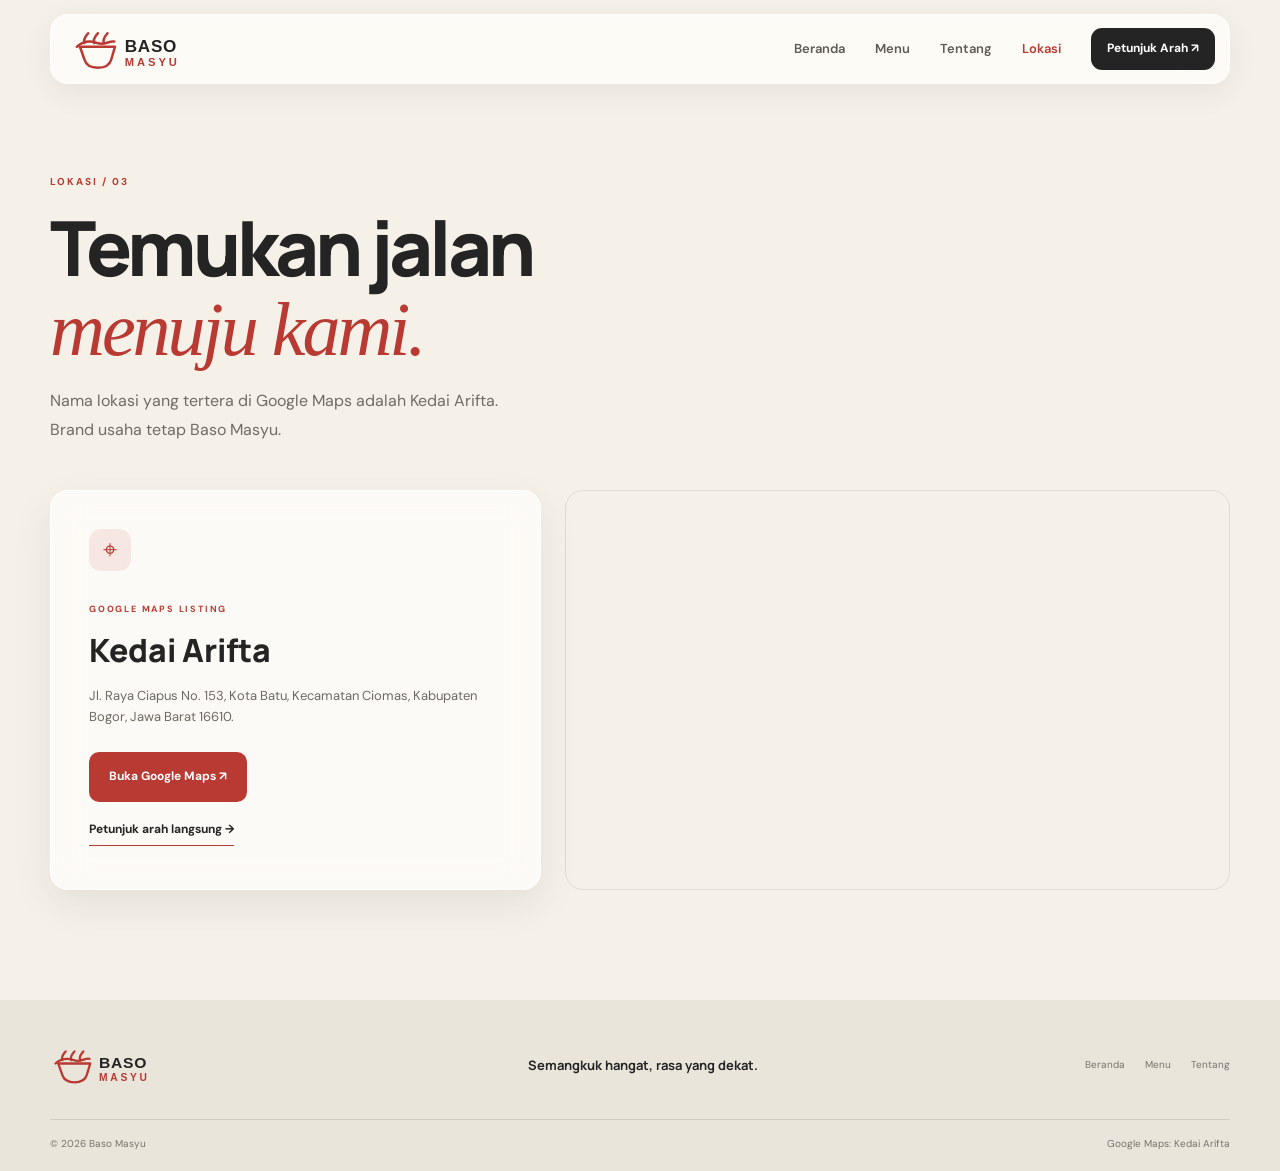
<file: lokasi.html>
<!doctype html><html lang="id"><head><meta charset="utf-8"><meta name="viewport" content="width=device-width,initial-scale=1"><title>Lokasi — Baso Masyu</title><link rel="icon" href="logo.svg" type="image/svg+xml"><link href="https://fonts.googleapis.com/css2?family=DM+Sans:wght@400;500;600;700&family=Manrope:wght@400;500;600;700;800&display=swap" rel="stylesheet"><link rel="stylesheet" href="style.css"></head><body>
<header class="site-header"><a class="brand" href="index.html"><img src="logo.svg" alt="Baso Masyu"></a><button class="menu-toggle" aria-label="Buka navigasi" aria-expanded="false">☰</button><nav class="nav"><a href="index.html">Beranda</a><a href="menu.html">Menu</a><a href="tentang.html">Tentang</a><a class="active" href="lokasi.html">Lokasi</a><a class="nav-cta" href="https://maps.app.goo.gl/PL2iYwn6wwVVk19m6" target="_blank" rel="noopener">Petunjuk Arah ↗</a></nav></header>
<main><section class="page-hero wrap"><p class="eyebrow">LOKASI / 03</p><h1>Temukan jalan<br><em>menuju kami.</em></h1><p class="lead">Nama lokasi yang tertera di Google Maps adalah Kedai Arifta. Brand usaha tetap Baso Masyu.</p></section><section class="wrap location-page"><div class="location-card large glass"><div class="pin-icon">⌖</div><span>GOOGLE MAPS LISTING</span><h2>Kedai Arifta</h2><p>Jl. Raya Ciapus No. 153, Kota Batu, Kecamatan Ciomas, Kabupaten Bogor, Jawa Barat 16610.</p><div class="location-actions"><a class="btn btn-red" href="https://maps.app.goo.gl/PL2iYwn6wwVVk19m6" target="_blank" rel="noopener">Buka Google Maps ↗</a><a class="text-link" href="https://www.google.com/maps/dir/?api=1&destination=-6.6281714%2C106.7797928" target="_blank" rel="noopener">Petunjuk arah langsung →</a></div></div><div class="map-frame"><iframe title="Peta lokasi Kedai Arifta" src="https://www.google.com/maps?q=-6.6281714,106.7797928&z=16&output=embed" loading="lazy" referrerpolicy="no-referrer-when-downgrade"></iframe></div></section></main>
<footer class="footer"><div class="wrap footer-top"><img src="logo.svg" alt="Baso Masyu"><p>Semangkuk hangat, rasa yang dekat.</p><div><a href="index.html">Beranda</a><a href="menu.html">Menu</a><a href="tentang.html">Tentang</a></div></div><div class="wrap footer-bottom"><span>© 2026 Baso Masyu</span><span>Google Maps: Kedai Arifta</span></div></footer><script src="script.js"></script></body></html>
</file>
<file: style.css>
:root{--ink:#242424;--paper:#F5F1E8;--red:#B83A32;--white:#fff;--muted:#77736d;--line:rgba(36,36,36,.13);--serif:Georgia,serif;--sans:'DM Sans',sans-serif;--display:'Manrope',sans-serif}
*{box-sizing:border-box}html{scroll-behavior:smooth}body{margin:0;background:var(--paper);color:var(--ink);font-family:var(--sans);font-size:15px;line-height:1.65}a{color:inherit;text-decoration:none}img{display:block;max-width:100%}.wrap{width:min(1180px,calc(100% - 56px));margin-inline:auto}
.site-header{position:sticky;top:14px;z-index:20;width:min(1180px,calc(100% - 40px));margin:14px auto 0;padding:10px 14px 10px 20px;display:flex;align-items:center;justify-content:space-between;background:rgba(255,255,255,.68);border:1px solid rgba(255,255,255,.78);border-radius:18px;backdrop-filter:blur(22px) saturate(160%);-webkit-backdrop-filter:blur(22px) saturate(160%);box-shadow:0 8px 30px rgba(36,36,36,.07)}
.brand img{width:164px;height:auto}.nav{display:flex;align-items:center;gap:30px}.nav>a:not(.nav-cta){font-size:13px;font-weight:600;color:#5d5a55;transition:color .2s}.nav>a:hover,.nav>a.active{color:var(--red)}.nav-cta{padding:11px 16px;background:var(--ink);color:#fff;border-radius:11px;font-size:12px;font-weight:700}.nav-cta span{margin-left:8px;color:#f3aaa2}.menu-toggle{display:none;border:0;background:transparent;font-size:24px;color:var(--ink)}
.hero{min-height:620px;display:grid;grid-template-columns:1fr .95fr;gap:70px;align-items:center;padding-top:62px;padding-bottom:76px}.eyebrow{font-size:10px;letter-spacing:2px;font-weight:700;color:var(--red);margin:0 0 18px}.eyebrow span{display:inline-block;width:7px;height:7px;border-radius:50%;background:var(--red);margin-right:8px}.hero h1,.page-hero h1{font-family:var(--display);font-size:clamp(48px,6.3vw,82px);line-height:1.04;letter-spacing:-4px;margin:0 0 24px;font-weight:800}.hero h1 em,.page-hero h1 em,.feature-inner h2 em,.about-copy h2 em{font-family:var(--serif);font-weight:400;color:var(--red);letter-spacing:-3px}.lead{font-size:16px;line-height:1.8;color:#706c65;max-width:470px}.hero-actions{display:flex;align-items:center;gap:28px;margin-top:32px}.btn{display:inline-flex;align-items:center;justify-content:center;gap:20px;padding:15px 20px;border-radius:10px;font-size:12px;font-weight:700;transition:transform .2s,background .2s}.btn:hover{transform:translateY(-2px)}.btn-red{background:var(--red);color:white}.btn-red:hover{background:#982d27}.text-link{font-size:12px;font-weight:700;border-bottom:1px solid var(--red);padding-bottom:5px}.hero-note{display:flex;align-items:center;gap:12px;margin-top:64px;color:#918b82;font-size:9px;letter-spacing:1.8px;font-weight:700}.note-line{width:42px;height:1px;background:var(--red)}
.hero-visual{position:relative;padding:0 24px 25px 0}.hero-image{height:480px;border-radius:190px 190px 18px 18px;overflow:hidden;background:#ded7c9}.hero-image img{width:100%;height:100%;object-fit:cover}.glass{background:rgba(255,255,255,.66);border:1px solid rgba(255,255,255,.8);backdrop-filter:blur(18px) saturate(150%);-webkit-backdrop-filter:blur(18px) saturate(150%);box-shadow:0 14px 40px rgba(36,36,36,.08)}.image-tag{position:absolute;left:-36px;bottom:70px;border-radius:12px;padding:15px 18px;font-size:11px;font-weight:700}.tag-dot{display:inline-block;width:7px;height:7px;border-radius:50%;background:var(--red);margin-right:8px}.hero-index{position:absolute;right:0;bottom:0;font-family:var(--display);font-size:12px;font-weight:700}.hero-index span{color:#aaa;margin:0 6px}
.intro-strip{border-block:1px solid var(--line)}.strip-inner{min-height:86px;display:flex;align-items:center;justify-content:space-between;gap:20px}.strip-inner>span{font-size:9px;letter-spacing:1.6px;color:var(--red);font-weight:700}.strip-inner p{font-family:var(--display);font-size:16px;font-weight:700}.strip-inner a{font-size:11px;font-weight:700;border-bottom:1px solid var(--red)}
.section{padding-top:105px;padding-bottom:110px}.section-heading{display:flex;justify-content:space-between;align-items:end;margin-bottom:34px}.section-heading h2,.location-copy h2{font-family:var(--display);font-size:clamp(30px,4vw,46px);line-height:1.15;letter-spacing:-1.8px;margin:0}.section-heading .eyebrow{margin-bottom:12px}.category-grid{display:grid;grid-template-columns:repeat(4,1fr);gap:16px}.category-card{background:#fff;border-radius:15px;overflow:hidden;transition:transform .25s,box-shadow .25s}.category-card:hover{transform:translateY(-5px);box-shadow:0 18px 36px rgba(36,36,36,.09)}.category-photo{height:205px;overflow:hidden;background:#ddd}.category-photo img{width:100%;height:100%;object-fit:cover;transition:transform .5s}.category-card:hover img{transform:scale(1.04)}.category-info{padding:20px}.category-info>span,.menu-item-body>span{font-size:9px;letter-spacing:1.4px;color:var(--red);font-weight:700}.category-info h3{font-family:var(--display);font-size:22px;margin:6px 0 4px;letter-spacing:-.5px}.category-info p{font-size:12px;color:var(--muted);margin:0 0 17px}.category-info b{font-size:10px}
.feature-band{background:var(--ink);color:#fff;padding:76px 0}.feature-inner{display:grid;grid-template-columns:1fr 1fr auto;align-items:center;gap:45px}.feature-inner .eyebrow{color:#e78b82}.feature-inner h2{font-family:var(--display);font-size:clamp(34px,4vw,52px);line-height:1.1;letter-spacing:-2px;margin:0}.feature-inner h2 em{color:#e78b82}.feature-inner>p{font-size:13px;line-height:1.9;color:#c5c1bb;max-width:330px}.btn-light{background:var(--paper);color:var(--ink);white-space:nowrap}
.location-preview{display:grid;grid-template-columns:1fr 1fr;gap:80px;align-items:center}.location-copy h2{margin-bottom:15px}.location-copy>p:not(.eyebrow){color:var(--muted);max-width:400px;margin-bottom:26px}.location-card{padding:34px;border-radius:18px}.pin-icon{width:42px;height:42px;border-radius:12px;background:rgba(184,58,50,.1);color:var(--red);display:grid;place-items:center;font-size:25px;margin-bottom:24px}.location-card>span{font-size:9px;letter-spacing:1.8px;color:var(--red);font-weight:700}.location-card h3{font-family:var(--display);font-size:28px;margin:6px 0}.location-card p{font-size:13px;color:#6d6962;max-width:450px}.location-card>a{font-size:11px;font-weight:700;border-bottom:1px solid var(--red);padding-bottom:5px}
.footer{background:#eae5db;padding:42px 0 18px}.footer-top{display:flex;align-items:center;justify-content:space-between;gap:25px;padding-bottom:30px}.footer-top img{width:150px}.footer-top p{font-family:var(--display);font-size:13px;font-weight:700}.footer-top div{display:flex;gap:20px}.footer-top div a,.footer-bottom{font-size:10px;color:#77736d}.footer-bottom{border-top:1px solid var(--line);padding-top:16px;display:flex;justify-content:space-between}
.page-hero{padding-top:90px;padding-bottom:45px}.page-hero h1{font-size:clamp(48px,6vw,76px);margin-bottom:18px}.page-hero .lead{margin:0}.menu-section{padding-bottom:110px}.menu-toolbar{display:flex;justify-content:space-between;align-items:center;gap:20px;margin-bottom:28px}.filter-list{display:flex;gap:8px;flex-wrap:wrap}.filter-btn{border:1px solid var(--line);background:transparent;border-radius:999px;padding:10px 16px;font:600 11px var(--sans);color:#5d5a55;cursor:pointer}.filter-btn.active,.filter-btn:hover{background:var(--ink);color:white;border-color:var(--ink)}.search-box{display:flex;align-items:center;gap:8px;border:1px solid var(--line);border-radius:10px;padding:0 12px;height:40px;min-width:190px}.search-box span{font-size:22px;color:var(--red)}.search-box input{width:100%;border:0;outline:0;background:transparent;font:12px var(--sans);color:var(--ink)}.menu-grid{display:grid;grid-template-columns:repeat(4,1fr);gap:17px}.menu-item{background:white;border-radius:14px;overflow:hidden;transition:transform .2s}.menu-item:hover{transform:translateY(-4px)}.menu-item[hidden]{display:none}.menu-item>a{display:block}.menu-item img{width:100%;height:190px;object-fit:cover;background:#ddd}.menu-item-body{padding:17px}.menu-item-body h3{font:700 17px var(--display);margin:5px 0}.menu-item-body p{font-size:11px;color:var(--muted);min-height:36px;margin:0 0 14px}.menu-item-body>div{display:flex;justify-content:space-between;align-items:center}.menu-item-body strong{font-size:12px}.menu-item-body b{color:var(--red)}.empty-state{padding:40px;text-align:center;color:var(--muted)}
.breadcrumbs{display:flex;gap:10px;padding:36px 0 15px;font-size:11px;color:#8b867d}.breadcrumbs a{color:var(--ink)}.product-detail{display:grid;grid-template-columns:1.05fr .95fr;gap:70px;align-items:center;padding:25px 0 100px}.product-image{height:510px;border-radius:18px;overflow:hidden;background:#ddd}.product-image img{width:100%;height:100%;object-fit:cover}.product-copy h1{font:800 clamp(38px,5vw,60px)/1.08 var(--display);letter-spacing:-2px;margin:0 0 12px}.product-price{font:700 20px var(--display);color:var(--red);margin:0 0 16px}.product-rule{height:1px;background:var(--line);margin:28px 0}.small-note{font-size:11px;color:var(--muted);line-height:1.8;margin-bottom:24px}.back-link{display:table;margin-top:22px}
.about-layout{display:grid;grid-template-columns:1fr 1fr;gap:75px;align-items:center;padding:30px 0 110px}.about-photo{height:480px;border-radius:18px;overflow:hidden}.about-photo img{width:100%;height:100%;object-fit:cover}.about-copy h2{font:800 42px/1.15 var(--display);letter-spacing:-1.8px;margin:0 0 22px}.about-copy p:not(.eyebrow){font-size:13px;line-height:1.9;color:#6e6962;margin-bottom:17px}.about-copy .btn{margin-top:10px}
.location-page{display:grid;grid-template-columns:.85fr 1.15fr;gap:24px;padding-bottom:110px;align-items:stretch}.location-card.large{padding:38px}.location-card.large h2{font:800 32px var(--display);margin:8px 0}.location-actions{display:flex;flex-direction:column;align-items:flex-start;gap:18px;margin-top:25px}.map-frame{min-height:390px;border-radius:18px;overflow:hidden;border:1px solid rgba(36,36,36,.1)}.map-frame iframe{width:100%;height:100%;min-height:390px;border:0}
@media(max-width:900px){.hero{gap:35px;min-height:560px}.hero-image{height:410px}.category-grid,.menu-grid{grid-template-columns:repeat(2,1fr)}.feature-inner{grid-template-columns:1fr 1fr}.feature-inner .btn{grid-column:2}.location-preview{gap:35px}.product-detail,.about-layout{gap:35px}.product-image{height:430px}}
@media(max-width:640px){.wrap{width:calc(100% - 36px)}.site-header{width:calc(100% - 24px);top:8px;margin-top:8px;padding:8px 12px 8px 14px;border-radius:14px}.brand img{width:140px}.menu-toggle{display:block}.nav{display:none;position:absolute;top:calc(100% + 9px);left:0;right:0;padding:14px;background:rgba(255,255,255,.92);border:1px solid white;border-radius:15px;backdrop-filter:blur(20px);box-shadow:0 12px 30px rgba(0,0,0,.1);flex-direction:column;align-items:stretch;gap:0}.nav.is-open{display:flex}.nav>a:not(.nav-cta){padding:12px 8px;border-bottom:1px solid var(--line)}.nav-cta{margin-top:12px;text-align:center}.hero{grid-template-columns:1fr;gap:35px;padding-top:65px;padding-bottom:55px;min-height:0}.hero h1,.page-hero h1{font-size:52px;letter-spacing:-2.8px}.hero h1 em,.page-hero h1 em{letter-spacing:-2px}.hero .lead{font-size:14px}.hero-note{margin-top:35px}.hero-visual{padding:0 12px 18px 0}.hero-image{height:340px;border-radius:130px 130px 14px 14px}.image-tag{left:-5px;bottom:55px;padding:12px;font-size:10px}.strip-inner{padding:18px 0;min-height:0;display:grid;grid-template-columns:1fr auto;gap:5px 15px}.strip-inner p{font-size:13px;margin:4px 0}.strip-inner a{grid-column:1/-1;justify-self:start;margin-top:8px}.section{padding:70px 0}.section-heading{align-items:flex-start;gap:20px}.section-heading h2,.location-copy h2{font-size:31px}.section-heading>.text-link{font-size:10px;white-space:nowrap;margin-top:25px}.category-grid,.menu-grid{grid-template-columns:repeat(2,minmax(0,1fr));gap:10px}.category-photo{height:140px}.category-info{padding:13px}.category-info h3{font-size:18px}.category-info p{font-size:10px;line-height:1.5;min-height:30px}.category-info>span{font-size:8px}.feature-band{padding:55px 0}.feature-inner{grid-template-columns:1fr;gap:15px}.feature-inner h2{font-size:39px}.feature-inner>p{margin:0}.feature-inner .btn{grid-column:auto;justify-self:start}.location-preview{grid-template-columns:1fr;gap:25px}.location-card{padding:24px}.footer-top{display:grid;grid-template-columns:1fr 1fr;gap:14px}.footer-top img{width:135px}.footer-top p{font-size:11px;text-align:right}.footer-top div{grid-column:1/-1;gap:18px}.footer-bottom{font-size:9px;gap:12px}.page-hero{padding-top:65px;padding-bottom:30px}.page-hero h1{font-size:48px}.page-hero .lead{font-size:14px}.menu-section{padding-bottom:70px}.menu-toolbar{display:block}.filter-list{gap:6px;margin-bottom:14px}.filter-btn{padding:9px 12px;font-size:10px}.search-box{width:100%}.menu-item img{height:125px}.menu-item-body{padding:12px}.menu-item-body h3{font-size:14px;line-height:1.3}.menu-item-body p{font-size:10px;min-height:40px}.menu-item-body strong{font-size:10px}.menu-item-body>span{font-size:8px}.product-detail{grid-template-columns:1fr;gap:25px;padding:15px 0 70px}.product-image{height:310px}.product-copy h1{font-size:42px}.about-layout{grid-template-columns:1fr;gap:28px;padding:15px 0 70px}.about-photo{height:300px}.about-copy h2{font-size:35px}.location-page{grid-template-columns:1fr;padding-bottom:70px}.map-frame,.map-frame iframe{min-height:320px}.location-card.large{padding:25px}.breadcrumbs{padding-top:25px}}
@media(prefers-reduced-motion:reduce){*{scroll-behavior:auto!important;transition:none!important}}
</file>
